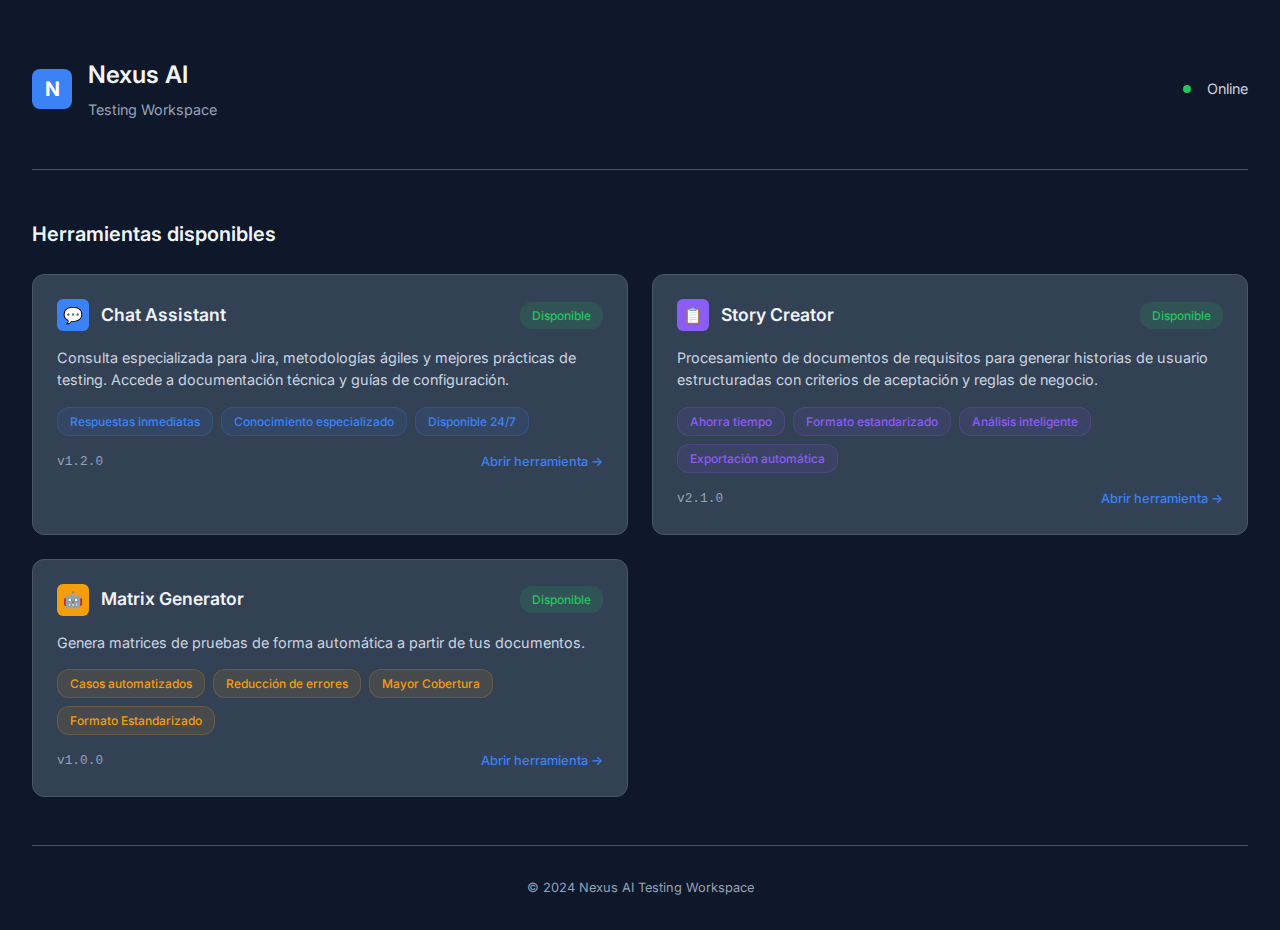
<file: Nexus-Web/templates/index.html>
<!DOCTYPE html>
<html lang="es">
<head>
    <meta charset="UTF-8">
    <meta name="viewport" content="width=device-width, initial-scale=1.0">
    <title>Nexus AI - Testing Workspace</title>
    <link rel="preconnect" href="https://fonts.googleapis.com">
    <link rel="preconnect" href="https://fonts.gstatic.com" crossorigin>
    <link href="https://fonts.googleapis.com/css2?family=Inter:wght@300;400;500;600;700&display=swap" rel="stylesheet">
    <style>
        * {
            margin: 0;
            padding: 0;
            box-sizing: border-box;
        }

        :root {
            --primary-bg: #0f172a;
            --secondary-bg: #1e293b;
            --card-bg: #334155;
            --accent: #3b82f6;
            --accent-hover: #2563eb;
            --text-primary: #f1f5f9;
            --text-secondary: #cbd5e1;
            --text-muted: #94a3b8;
            --border: #475569;
            --success: #22c55e;
            --warning: #f59e0b;
            --error: #ef4444;
        }

        body {
            font-family: 'Inter', -apple-system, BlinkMacSystemFont, sans-serif;
            background: var(--primary-bg);
            color: var(--text-primary);
            line-height: 1.6;
            min-height: 100vh;
        }

        .container {
            max-width: 1400px;
            margin: 0 auto;
            padding: 2rem;
        }

        /* Header */
        .header {
            display: flex;
            align-items: center;
            justify-content: space-between;
            padding: 1.5rem 0 3rem 0;
            border-bottom: 1px solid var(--border);
            margin-bottom: 3rem;
        }

        .brand {
            display: flex;
            align-items: center;
            gap: 1rem;
        }

        .logo {
            width: 40px;
            height: 40px;
            background: var(--accent);
            border-radius: 8px;
            display: flex;
            align-items: center;
            justify-content: center;
            font-size: 20px;
            font-weight: 700;
            color: white;
        }

        .brand-text h1 {
            font-size: 1.5rem;
            font-weight: 600;
            color: var(--text-primary);
            margin-bottom: 0.25rem;
        }

        .brand-text p {
            font-size: 0.9rem;
            color: var(--text-muted);
        }

        .user-info {
            display: flex;
            align-items: center;
            gap: 1rem;
            color: var(--text-secondary);
            font-size: 0.9rem;
        }

        .status-indicator {
            width: 8px;
            height: 8px;
            background: var(--success);
            border-radius: 50%;
        }

        /* Tools Grid */
        .workspace-title {
            font-size: 1.25rem;
            font-weight: 600;
            color: var(--text-primary);
            margin-bottom: 1.5rem;
        }

        .tools-grid {
            display: grid;
            grid-template-columns: repeat(auto-fit, minmax(400px, 1fr));
            gap: 1.5rem;
            margin-bottom: 3rem;
        }

        .tool-card {
            background: var(--card-bg);
            border: 1px solid var(--border);
            border-radius: 12px;
            padding: 1.5rem;
            transition: all 0.2s ease;
            cursor: pointer;
        }

        .tool-card:hover {
            background: #3f4f63;
            border-color: var(--accent);
            transform: translateY(-2px);
        }

        .tool-header {
            display: flex;
            align-items: center;
            justify-content: space-between;
            margin-bottom: 1rem;
        }

        .tool-info {
            display: flex;
            align-items: center;
            gap: 0.75rem;
        }

        .tool-icon {
            width: 32px;
            height: 32px;
            border-radius: 6px;
            display: flex;
            align-items: center;
            justify-content: center;
            font-size: 16px;
            color: white;
        }

        .tool-card.chat .tool-icon {
            background: var(--accent);
        }

        .tool-card.story .tool-icon {
            background: #8b5cf6;
        }

        .tool-card.test .tool-icon {
            background: var(--warning);
        }

        .tool-title {
            font-size: 1.1rem;
            font-weight: 600;
            color: var(--text-primary);
        }

        .tool-status {
            padding: 0.25rem 0.75rem;
            border-radius: 12px;
            font-size: 0.75rem;
            font-weight: 500;
        }

        .status-available {
            background: rgba(34, 197, 94, 0.15);
            color: var(--success);
        }

        .status-maintenance {
            background: rgba(245, 158, 11, 0.15);
            color: var(--warning);
        }

        .tool-description {
            color: var(--text-secondary);
            font-size: 0.9rem;
            margin-bottom: 1rem;
            line-height: 1.5;
        }

        .tool-benefits {
            margin-bottom: 1rem;
        }

        .benefits-list {
            display: flex;
            flex-wrap: wrap;
            gap: 0.5rem;
        }

        .benefit-tag {
            background: rgba(59, 130, 246, 0.1);
            color: var(--accent);
            padding: 0.25rem 0.75rem;
            border-radius: 12px;
            font-size: 0.75rem;
            font-weight: 500;
            border: 1px solid rgba(59, 130, 246, 0.2);
        }

        .tool-card.story .benefit-tag {
            background: rgba(139, 92, 246, 0.1);
            color: #8b5cf6;
            border-color: rgba(139, 92, 246, 0.2);
        }

        .tool-card.test .benefit-tag {
            background: rgba(245, 158, 11, 0.1);
            color: var(--warning);
            border-color: rgba(245, 158, 11, 0.2);
        }

        .tool-meta {
            display: flex;
            justify-content: space-between;
            align-items: center;
            font-size: 0.8rem;
            color: var(--text-muted);
        }

        .tool-version {
            font-family: 'Courier New', monospace;
        }

        .tool-action {
            color: var(--accent);
            text-decoration: none;
            font-weight: 500;
            display: flex;
            align-items: center;
            gap: 0.5rem;
        }

        .tool-action:hover {
            color: var(--accent-hover);
        }

        /* Footer */
        .footer {
            border-top: 1px solid var(--border);
            padding-top: 2rem;
            font-size: 0.8rem;
            color: var(--text-muted);
            text-align: center;
        }

        /* Responsive Design */
        @media (max-width: 768px) {
            .container {
                padding: 1rem;
            }

            .tools-grid {
                grid-template-columns: 1fr;
            }

            .header {
                flex-direction: column;
                align-items: flex-start;
                gap: 1rem;
            }
        }

        /* Subtle animations */
        .fade-in {
            animation: fadeIn 0.3s ease-out;
        }

        @keyframes fadeIn {
            from {
                opacity: 0;
                transform: translateY(10px);
            }
            to {
                opacity: 1;
                transform: translateY(0);
            }
        }
    </style>
</head>
<body>
    <div class="container">
        <header class="header">
            <div class="brand">
                <div class="logo">N</div>
                <div class="brand-text">
                    <h1>Nexus AI</h1>
                    <p>Testing Workspace</p>
                </div>
            </div>
            <div class="user-info">
                <div class="status-indicator"></div>
                <span>Online</span>
            </div>
        </header>

        <main>
            <h2 class="workspace-title">Herramientas disponibles</h2>

            <div class="tools-grid">
                <div class="tool-card chat fade-in" onclick="window.location.href='/chat'">
                    <div class="tool-header">
                        <div class="tool-info">
                            <div class="tool-icon">💬</div>
                            <h3 class="tool-title">Chat Assistant</h3>
                        </div>
                        <div class="tool-status status-available">Disponible</div>
                    </div>
                    <p class="tool-description">
                        Consulta especializada para Jira, metodologías ágiles y mejores prácticas de testing.
                        Accede a documentación técnica y guías de configuración.
                    </p>
                    <div class="tool-benefits">
                        <div class="benefits-list">
                            <span class="benefit-tag">Respuestas inmediatas</span>
                            <span class="benefit-tag">Conocimiento especializado</span>
                            <span class="benefit-tag">Disponible 24/7</span>
                        </div>
                    </div>
                    <div class="tool-meta">
                        <span class="tool-version">v1.2.0</span>
                        <a href="/chat" class="tool-action">
                            Abrir herramienta →
                        </a>
                    </div>
                </div>

                <div class="tool-card story fade-in" onclick="window.location.href='/story-creator'">
                    <div class="tool-header">
                        <div class="tool-info">
                            <div class="tool-icon">📋</div>
                            <h3 class="tool-title">Story Creator</h3>
                        </div>
                        <div class="tool-status status-available">Disponible</div>
                    </div>
                    <p class="tool-description">
                        Procesamiento de documentos de requisitos para generar historias de usuario estructuradas
                        con criterios de aceptación y reglas de negocio.
                    </p>
                    <div class="tool-benefits">
                        <div class="benefits-list">
                            <span class="benefit-tag">Ahorra tiempo</span>
                            <span class="benefit-tag">Formato estandarizado</span>
                            <span class="benefit-tag">Análisis inteligente</span>
                            <span class="benefit-tag">Exportación automática</span>
                        </div>
                    </div>
                    <div class="tool-meta">
                        <span class="tool-version">v2.1.0</span>
                        <a href="/story-creator" class="tool-action">
                            Abrir herramienta →
                        </a>
                    </div>
                </div>

                <div class="tool-card test fade-in" onclick="window.location.href='/matrix-generator'">
                    <div class="tool-header">
                        <div class="tool-info">
                            <div class="tool-icon">🤖</div>
                            <h3 class="tool-title">Matrix Generator</h3>
                        </div>
                        <div class="tool-status status-available">Disponible</div>
                    </div>
                    <p class="tool-description">
                        Genera matrices de pruebas de forma automática a partir de tus documentos.
                    </p>
                    <div class="tool-benefits">
                        <div class="benefits-list">
                            <span class="benefit-tag">Casos automatizados</span>
                            <span class="benefit-tag">Reducción de errores</span>
                            <span class="benefit-tag">Mayor Cobertura</span>
                            <span class="benefit-tag">Formato Estandarizado</span>
                        </div>
                    </div>
                    <div class="tool-meta">
                        <span class="tool-version">v1.0.0</span>
                        <a href="/matrix-generator" class="tool-action">
                            Abrir herramienta →
                        </a>
                    </div>
                </div>
            </div>
        </main>

        <footer class="footer">
            <p>&copy; 2024 Nexus AI Testing Workspace</p>
        </footer>
    </div>

    <script>
        // Animaciones simples para carga progresiva
        document.addEventListener('DOMContentLoaded', () => {
            const elements = document.querySelectorAll('.fade-in');
            elements.forEach((element, index) => {
                element.style.animationDelay = `${index * 0.1}s`;
            });
        });

        // Navegación por teclado (accesibilidad)
        document.addEventListener('keydown', (e) => {
            if (e.key === 'Enter' || e.key === ' ') {
                const focusedElement = document.activeElement;
                if (focusedElement.classList.contains('tool-card')) {
                    focusedElement.click();
                }
            }
        });
    </script>
</body>
</html>
</file>
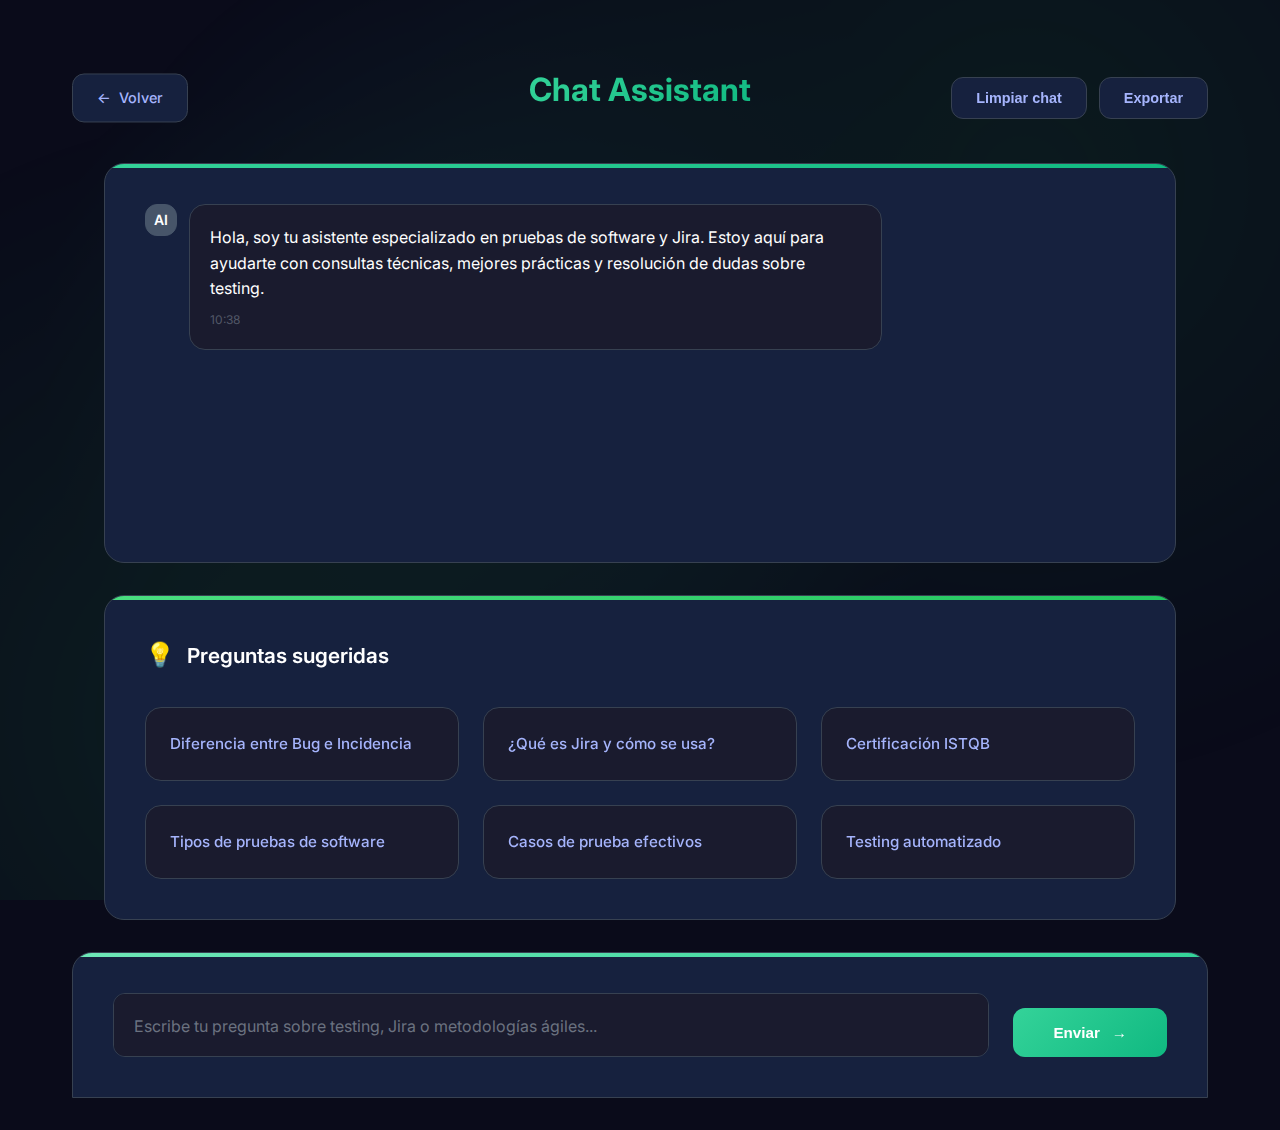
<file: Nexus-Web/templates/chat.html>
<!DOCTYPE html>
<html lang="es">
<head>
    <meta charset="UTF-8">
    <meta name="viewport" content="width=device-width, initial-scale=1.0">
    <title>Chat Assistant - Nexus AI</title>
    <link rel="preconnect" href="https://fonts.googleapis.com">
    <link rel="preconnect" href="https://fonts.gstatic.com" crossorigin>
    <link href="https://fonts.googleapis.com/css2?family=Inter:wght@300;400;500;600;700&display=swap" rel="stylesheet">
    <style>
        * {
            margin: 0;
            padding: 0;
            box-sizing: border-box;
        }

        :root {
            --primary-bg: #0a0b1a;
            --secondary-bg: #1a1b2e;
            --card-bg: #16213e;
            --accent: #22c55e;
            --accent-hover: #16a34a;
            --text-primary: #ffffff;
            --text-secondary: #a5b4fc;
            --text-muted: #6b7280;
            --border: #374151;
            --success: #10b981;
            --warning: #f59e0b;
            --error: #ef4444;
            --gradient-primary: linear-gradient(135deg, #22c55e 0%, #059669 100%);
            --gradient-secondary: linear-gradient(135deg, #34d399 0%, #10b981 100%);
            --gradient-tertiary: linear-gradient(135deg, #4ade80 0%, #22c55e 100%);
            --gradient-quaternary: linear-gradient(135deg, #6ee7b7 0%, #34d399 100%);
            --user-msg: #22c55e;
            --ai-msg: #475569;
        }

        body {
            font-family: 'Inter', -apple-system, BlinkMacSystemFont, sans-serif;
            background: var(--primary-bg);
            color: var(--text-primary);
            line-height: 1.6;
            overflow-x: hidden;
            min-height: 100vh;
            display: flex;
            flex-direction: column;
        }

        /* Animated Background */
        .bg-animation {
            position: fixed;
            top: 0;
            left: 0;
            width: 100%;
            height: 100%;
            z-index: -1;
            opacity: 0.1;
        }

        .bg-animation::before {
            content: '';
            position: absolute;
            top: 0;
            left: 0;
            right: 0;
            bottom: 0;
            background:
                radial-gradient(circle at 20% 80%, #22c55e 0%, transparent 50%),
                radial-gradient(circle at 80% 20%, #16a34a 0%, transparent 50%),
                radial-gradient(circle at 40% 40%, #34d399 0%, transparent 50%);
            animation: float 20s ease-in-out infinite;
        }

        @keyframes float {
            0%, 100% { transform: translateY(0px) rotate(0deg); }
            50% { transform: translateY(-20px) rotate(5deg); }
        }

        .container {
            max-width: 1200px;
            margin: 0 auto;
            padding: 2rem;
        }

        /* Header */
        .header {
            display: flex;
            align-items: center;
            justify-content: center;
            padding: 2rem 0 3rem 0;
            position: relative;
        }

        .back-button {
            position: absolute;
            left: 0;
            top: 50%;
            transform: translateY(-50%);
            color: var(--text-secondary);
            text-decoration: none;
            padding: 0.75rem 1.5rem;
            background: var(--card-bg);
            border: 1px solid var(--border);
            border-radius: 12px;
            font-size: 0.9rem;
            font-weight: 500;
            transition: all 0.3s cubic-bezier(0.4, 0, 0.2, 1);
            display: flex;
            align-items: center;
            gap: 0.5rem;
        }

        .back-button:hover {
            background: var(--accent);
            color: white;
            border-color: var(--accent);
            transform: translateY(-50%) translateX(-2px);
        }

        .page-title {
            font-size: clamp(1.5rem, 3vw, 2rem);
            font-weight: 700;
            background: linear-gradient(135deg, #34d399, #10b981, #22c55e);
            background-size: 200% 200%;
            -webkit-background-clip: text;
            -webkit-text-fill-color: transparent;
            background-clip: text;
            animation: gradient-shift 3s ease infinite;
        }

        @keyframes gradient-shift {
            0% { background-position: 0% 50%; }
            50% { background-position: 100% 50%; }
            100% { background-position: 0% 50%; }
        }

        .header-actions {
            position: absolute;
            right: 0;
            top: 50%;
            transform: translateY(-50%);
            display: flex;
            gap: 0.75rem;
        }

        .action-btn {
            padding: 0.75rem 1.5rem;
            border: none;
            border-radius: 12px;
            font-weight: 600;
            cursor: pointer;
            transition: all 0.3s cubic-bezier(0.4, 0, 0.2, 1);
            display: flex;
            align-items: center;
            gap: 0.5rem;
            font-size: 0.9rem;
            position: relative;
            overflow: hidden;
            background: var(--card-bg);
            color: var(--text-secondary);
            border: 1px solid var(--border);
        }

        .action-btn::before {
            content: '';
            position: absolute;
            top: 0;
            left: -100%;
            width: 100%;
            height: 100%;
            background: linear-gradient(90deg, transparent, rgba(255,255,255,0.1), transparent);
            transition: left 0.5s;
        }

        .action-btn:hover::before {
            left: 100%;
        }

        .action-btn:hover {
            background: var(--gradient-tertiary);
            color: white;
            border-color: transparent;
            transform: translateY(-2px);
            box-shadow: 0 8px 25px rgba(34, 197, 94, 0.3);
        }

        /* Main Chat Container */
        .chat-container {
            flex: 1;
            display: flex;
            flex-direction: column;
            max-width: 1200px;
            margin: 0 auto;
            width: 100%;
            padding: 0 2rem;
        }

        /* Chat History */
        .chat-history {
            flex: 1;
            overflow-y: auto;
            padding: 2.5rem;
            display: flex;
            flex-direction: column;
            gap: 1rem;
            background: var(--card-bg);
            border: 1px solid var(--border);
            border-radius: 20px;
            margin-bottom: 2rem;
            position: relative;
            overflow-x: hidden;
            animation: fadeIn 0.8s ease-out;
            min-height: 400px;
        }

        .chat-history::before {
            content: '';
            position: absolute;
            top: 0;
            left: 0;
            right: 0;
            height: 4px;
            background: var(--gradient-secondary);
        }

        .message {
            display: flex;
            align-items: flex-start;
            gap: 0.75rem;
            margin-bottom: 1rem;
        }

        .message.user {
            flex-direction: row-reverse;
        }

        .message-avatar {
            width: 32px;
            height: 32px;
            border-radius: 12px;
            display: flex;
            align-items: center;
            justify-content: center;
            font-size: 14px;
            font-weight: 600;
            flex-shrink: 0;
            border: 1px solid var(--border);
        }

        .message.user .message-avatar {
            background: var(--user-msg);
            color: white;
            border-color: var(--user-msg);
        }

        .message.ai .message-avatar {
            background: var(--ai-msg);
            color: var(--text-primary);
            border-color: var(--ai-msg);
        }

        .message-content {
            max-width: 70%;
            background: var(--secondary-bg);
            border: 1px solid var(--border);
            border-radius: 16px;
            padding: 1.25rem;
            line-height: 1.6;
            transition: all 0.3s cubic-bezier(0.4, 0, 0.2, 1);
        }

        .message.user .message-content {
            background: var(--gradient-secondary);
            border-color: var(--accent);
            color: white;
        }

        .message.ai .message-content {
            background: var(--secondary-bg);
            color: var(--text-primary);
        }

        .message-content:hover {
            transform: translateY(-2px);
            box-shadow: 0 8px 25px rgba(34, 197, 94, 0.15);
        }

        .message-time {
            font-size: 0.75rem;
            color: var(--text-muted);
            margin-top: 0.5rem;
            opacity: 0.7;
        }

        .message.user .message-time {
            color: rgba(255, 255, 255, 0.7);
        }

        /* Suggested Questions */
        .suggestions-section {
            background: var(--card-bg);
            border: 1px solid var(--border);
            border-radius: 20px;
            padding: 2.5rem;
            margin-bottom: 2rem;
            position: relative;
            overflow: hidden;
            animation: slideIn 0.8s ease-out;
        }

        .suggestions-section::before {
            content: '';
            position: absolute;
            top: 0;
            left: 0;
            right: 0;
            height: 4px;
            background: var(--gradient-tertiary);
        }

        .suggestions-title {
            font-size: 1.3rem;
            font-weight: 600;
            color: var(--text-primary);
            margin-bottom: 2rem;
            display: flex;
            align-items: center;
            gap: 0.75rem;
        }

        .suggestions-title::before {
            content: '💡';
            font-size: 1.5rem;
        }

        .suggestions-grid {
            display: grid;
            grid-template-columns: repeat(auto-fit, minmax(250px, 1fr));
            gap: 1.5rem;
        }

        .suggestion-item {
            background: var(--secondary-bg);
            border: 1px solid var(--border);
            border-radius: 16px;
            padding: 1.5rem;
            cursor: pointer;
            transition: all 0.3s cubic-bezier(0.4, 0, 0.2, 1);
            font-size: 0.95rem;
            color: var(--text-secondary);
            font-weight: 500;
            position: relative;
            overflow: hidden;
        }

        .suggestion-item::before {
            content: '';
            position: absolute;
            top: 0;
            left: 0;
            right: 0;
            height: 3px;
            background: var(--gradient-tertiary);
            transform: scaleX(0);
            transition: transform 0.3s ease;
        }

        .suggestion-item:hover::before {
            transform: scaleX(1);
        }

        .suggestion-item:hover {
            background: var(--gradient-secondary);
            color: white;
            border-color: var(--accent);
            transform: translateY(-4px);
            box-shadow: 0 12px 32px rgba(34, 197, 94, 0.25);
        }

        /* Input Area */
        .input-section {
            background: var(--card-bg);
            border: 1px solid var(--border);
            border-radius: 20px 20px 0 0;
            padding: 2.5rem;
            position: sticky;
            bottom: 0;
            margin-top: auto;
            position: relative;
            overflow: hidden;
        }

        .input-section::before {
            content: '';
            position: absolute;
            top: 0;
            left: 0;
            right: 0;
            height: 4px;
            background: var(--gradient-quaternary);
        }

        .input-container {
            max-width: 1200px;
            margin: 0 auto;
            display: flex;
            gap: 1.5rem;
            align-items: flex-end;
        }

        .input-field {
            flex: 1;
            background: var(--secondary-bg);
            border: 1px solid var(--border);
            border-radius: 12px;
            padding: 1.25rem;
            color: var(--text-primary);
            font-size: 1rem;
            line-height: 1.5;
            resize: none;
            min-height: 56px;
            max-height: 150px;
            font-family: inherit;
            transition: all 0.3s cubic-bezier(0.4, 0, 0.2, 1);
        }

        .input-field:focus {
            outline: none;
            border-color: var(--accent);
            box-shadow: 0 0 0 3px rgba(34, 197, 94, 0.1);
            transform: translateY(-2px);
        }

        .input-field::placeholder {
            color: var(--text-muted);
        }

        .send-btn {
            background: var(--gradient-secondary);
            border: none;
            border-radius: 12px;
            padding: 1rem 2.5rem;
            color: white;
            font-weight: 600;
            cursor: pointer;
            transition: all 0.3s cubic-bezier(0.4, 0, 0.2, 1);
            display: flex;
            align-items: center;
            gap: 0.75rem;
            font-size: 0.95rem;
            position: relative;
            overflow: hidden;
        }

        .send-btn::before {
            content: '';
            position: absolute;
            top: 0;
            left: -100%;
            width: 100%;
            height: 100%;
            background: linear-gradient(90deg, transparent, rgba(255,255,255,0.1), transparent);
            transition: left 0.5s;
        }

        .send-btn:hover::before {
            left: 100%;
        }

        .send-btn:hover:not(:disabled) {
            transform: translateY(-2px);
            box-shadow: 0 8px 25px rgba(34, 197, 94, 0.3);
        }

        .send-btn:disabled {
            opacity: 0.5;
            cursor: not-allowed;
            transform: none !important;
        }

        .send-btn:disabled::before {
            display: none;
        }

        /* Loading Animation */
        .typing-indicator {
            display: flex;
            align-items: center;
            gap: 0.5rem;
            color: var(--text-muted);
            font-style: italic;
        }

        .typing-dots {
            display: flex;
            gap: 0.25rem;
        }

        .typing-dot {
            width: 6px;
            height: 6px;
            border-radius: 50%;
            background: var(--accent);
            animation: typing 1.4s infinite;
        }

        .typing-dot:nth-child(1) { animation-delay: 0s; }
        .typing-dot:nth-child(2) { animation-delay: 0.2s; }
        .typing-dot:nth-child(3) { animation-delay: 0.4s; }

        @keyframes typing {
            0%, 60%, 100% { opacity: 0.3; }
            30% { opacity: 1; }
        }

        /* Responsive Design */
        @media (max-width: 768px) {
            .container {
                padding: 1rem;
            }

            .chat-container,
            .input-container {
                padding-left: 1rem;
                padding-right: 1rem;
            }

            .header {
                flex-direction: row;
                justify-content: space-between;
                align-items: flex-start;
                gap: 1rem;
            }

            .back-button {
                position: static;
                transform: none;
            }

            .page-title {
                position: absolute;
                left: 50%;
                transform: translateX(-50%);
                top: 0;
            }

            .header-actions {
                position: static;
                transform: none;
                margin-top: 0;
            }

            .message-content {
                max-width: 85%;
            }

            .suggestions-grid {
                grid-template-columns: 1fr;
            }

            .input-container {
                flex-direction: column;
                gap: 0.75rem;
            }

            .send-btn {
                align-self: flex-end;
            }

            .chat-history,
            .suggestions-section,
            .input-section {
                padding: 1.5rem;
            }
        }

        /* Scrollbar Styling */
        .chat-history::-webkit-scrollbar {
            width: 8px;
        }

        .chat-history::-webkit-scrollbar-track {
            background: var(--primary-bg);
            border-radius: 4px;
        }

        .chat-history::-webkit-scrollbar-thumb {
            background: var(--border);
            border-radius: 4px;
            transition: background 0.2s ease;
        }

        .chat-history::-webkit-scrollbar-thumb:hover {
            background: var(--accent);
        }

        /* Animations */
        @keyframes fadeIn {
            from {
                opacity: 0;
                transform: translateY(30px);
            }
            to {
                opacity: 1;
                transform: translateY(0);
            }
        }

        @keyframes slideIn {
            from {
                opacity: 0;
                transform: translateX(-30px);
            }
            to {
                opacity: 1;
                transform: translateX(0);
            }
        }
    </style>
</head>
<body>
    <div class="bg-animation"></div>

    <div class="container">
        <!-- Header -->
        <header class="header">
            <a href="/" class="back-button">
                <span>←</span>
                <span>Volver</span>
            </a>
            <h1 class="page-title">Chat Assistant</h1>
            <div class="header-actions">
                <button id="clear-btn" class="action-btn">Limpiar chat</button>
                <button id="export-btn" class="action-btn">Exportar</button>
            </div>
        </header>

        <!-- Main Chat -->
        <div class="chat-container">
            <!-- Chat History -->
            <div id="chat-history" class="chat-history">
                <div class="message ai">
                    <div class="message-avatar">AI</div>
                    <div class="message-content">
                        <p>Hola, soy tu asistente especializado en pruebas de software y Jira. Estoy aquí para ayudarte con consultas técnicas, mejores prácticas y resolución de dudas sobre testing.</p>
                        <div class="message-time" id="welcome-time"></div>
                    </div>
                </div>
            </div>

            <!-- Dynamic Suggestions -->
            <div class="suggestions-section" id="suggestions-section">
                <div class="suggestions-title">Preguntas sugeridas</div>
                <div class="suggestions-grid" id="suggestions-grid">
                    <div class="suggestion-item" data-question="¿Cuál es la diferencia entre un Bug y una Incidencia?">
                        Diferencia entre Bug e Incidencia
                    </div>
                    <div class="suggestion-item" data-question="¿Qué es Jira y para qué se usa en testing?">
                        ¿Qué es Jira y cómo se usa?
                    </div>
                    <div class="suggestion-item" data-question="¿Qué es ISTQB y por qué es importante?">
                        Certificación ISTQB
                    </div>
                    <div class="suggestion-item" data-question="¿Qué tipos de pruebas existen en testing?">
                        Tipos de pruebas de software
                    </div>
                    <div class="suggestion-item" data-question="¿Cómo escribir un buen caso de prueba?">
                        Casos de prueba efectivos
                    </div>
                    <div class="suggestion-item" data-question="¿Qué es el testing automatizado?">
                        Testing automatizado
                    </div>
                </div>
            </div>
        </div>

        <!-- Input Section -->
        <div class="input-section">
            <div class="input-container">
                <textarea
                    id="user-input"
                    class="input-field"
                    placeholder="Escribe tu pregunta sobre testing, Jira o metodologías ágiles..."
                    rows="1"
                ></textarea>
                <button id="send-btn" class="send-btn">
                    <span>Enviar</span>
                    <span>→</span>
                </button>
            </div>
        </div>
    </div>

    <script>
        // Parallax effect for background
        window.addEventListener('scroll', () => {
            const scrolled = window.pageYOffset;
            const bg = document.querySelector('.bg-animation');
            if (bg) {
                bg.style.transform = `translateY(${scrolled * 0.5}px)`;
            }
        });

        class ChatAssistant {
            constructor() {
                this.chatHistory = document.getElementById('chat-history');
                this.userInput = document.getElementById('user-input');
                this.sendBtn = document.getElementById('send-btn');
                this.clearBtn = document.getElementById('clear-btn');
                this.exportBtn = document.getElementById('export-btn');
                this.suggestionsGrid = document.getElementById('suggestions-grid');

                this.conversationTopics = new Set();
                this.questionHistory = [];

                this.init();
            }

            init() {
                this.setupEventListeners();
                this.updateWelcomeTime();
                this.autoResizeTextarea();
            }

            setupEventListeners() {
                this.sendBtn.addEventListener('click', () => this.sendMessage());
                this.clearBtn.addEventListener('click', () => this.clearChat());
                this.exportBtn.addEventListener('click', () => this.exportChat());

                this.userInput.addEventListener('keydown', (e) => {
                    if (e.key === 'Enter' && !e.shiftKey) {
                        e.preventDefault();
                        this.sendMessage();
                    }
                });

                this.userInput.addEventListener('input', () => this.autoResizeTextarea());

                // Event delegation for suggestion items
                this.suggestionsGrid.addEventListener('click', (e) => {
                    const suggestionItem = e.target.closest('.suggestion-item');
                    if (suggestionItem) {
                        const question = suggestionItem.dataset.question;
                        this.userInput.value = question;
                        this.sendMessage();
                    }
                });
            }

            updateWelcomeTime() {
                const welcomeTime = document.getElementById('welcome-time');
                welcomeTime.textContent = new Date().toLocaleTimeString('es-ES', {
                    hour: '2-digit',
                    minute: '2-digit'
                });
            }

            autoResizeTextarea() {
                this.userInput.style.height = 'auto';
                this.userInput.style.height = Math.min(this.userInput.scrollHeight, 150) + 'px';
            }

            async sendMessage() {
                const question = this.userInput.value.trim();
                if (!question || this.sendBtn.disabled) return;

                // Add question to history for suggestions update
                this.questionHistory.push(question);
                this.extractTopics(question);

                // Create user message
                this.addMessage(question, 'user');
                this.userInput.value = '';
                this.autoResizeTextarea();

                // Disable input and show loading
                this.setInputState(true);
                const loadingMessage = this.addMessage('', 'ai', true);

                try {
                    const response = await fetch('/api/chat', {
                        method: 'POST',
                        headers: {
                            'Content-Type': 'application/json',
                        },
                        body: JSON.stringify({ pregunta: question }),
                    });

                    const data = await response.json();

                    // Update loading message with response
                    this.updateMessage(loadingMessage, data.respuesta);

                    // Update suggestions based on conversation
                    this.updateSuggestions();

                } catch (error) {
                    console.error('Error:', error);
                    this.updateMessage(loadingMessage, 'Error: No se pudo conectar con el servidor. Por favor, intenta nuevamente.');
                } finally {
                    this.setInputState(false);
                }
            }

            addMessage(content, type, isLoading = false) {
                const messageDiv = document.createElement('div');
                messageDiv.className = `message ${type}`;

                const avatar = document.createElement('div');
                avatar.className = 'message-avatar';
                avatar.textContent = type === 'user' ? 'U' : 'AI';

                const messageContent = document.createElement('div');
                messageContent.className = 'message-content';

                if (isLoading) {
                    messageContent.innerHTML = `
                        <div class="typing-indicator">
                            <span>Procesando</span>
                            <div class="typing-dots">
                                <div class="typing-dot"></div>
                                <div class="typing-dot"></div>
                                <div class="typing-dot"></div>
                            </div>
                        </div>
                    `;
                } else {
                    const paragraph = document.createElement('p');
                    paragraph.textContent = content;
                    messageContent.appendChild(paragraph);

                    const timeDiv = document.createElement('div');
                    timeDiv.className = 'message-time';
                    timeDiv.textContent = new Date().toLocaleTimeString('es-ES', {
                        hour: '2-digit',
                        minute: '2-digit'
                    });
                    messageContent.appendChild(timeDiv);
                }

                messageDiv.appendChild(avatar);
                messageDiv.appendChild(messageContent);
                this.chatHistory.appendChild(messageDiv);
                this.scrollToBottom();

                return messageDiv;
            }

            updateMessage(messageElement, content) {
                const messageContent = messageElement.querySelector('.message-content');
                messageContent.innerHTML = '';

                const paragraph = document.createElement('p');
                paragraph.textContent = content;
                messageContent.appendChild(paragraph);

                const timeDiv = document.createElement('div');
                timeDiv.className = 'message-time';
                timeDiv.textContent = new Date().toLocaleTimeString('es-ES', {
                    hour: '2-digit',
                    minute: '2-digit'
                });
                messageContent.appendChild(timeDiv);
            }

            setInputState(disabled) {
                this.userInput.disabled = disabled;
                this.sendBtn.disabled = disabled;

                if (!disabled) {
                    this.userInput.focus();
                }
            }

            scrollToBottom() {
                this.chatHistory.scrollTop = this.chatHistory.scrollHeight;
            }

            extractTopics(question) {
                const keywords = question.toLowerCase();

                if (keywords.includes('jira') || keywords.includes('ticket') || keywords.includes('issue')) {
                    this.conversationTopics.add('jira');
                }
                if (keywords.includes('test') || keywords.includes('prueba') || keywords.includes('caso')) {
                    this.conversationTopics.add('testing');
                }
                if (keywords.includes('bug') || keywords.includes('error') || keywords.includes('incidencia')) {
                    this.conversationTopics.add('bugs');
                }
                if (keywords.includes('istqb') || keywords.includes('certificación')) {
                    this.conversationTopics.add('certification');
                }
                if (keywords.includes('automatización') || keywords.includes('automatizado')) {
                    this.conversationTopics.add('automation');
                }
                if (keywords.includes('agile') || keywords.includes('ágil') || keywords.includes('scrum')) {
                    this.conversationTopics.add('agile');
                }
            }

            updateSuggestions() {
                const baseSuggestions = [
                    { question: "¿Cuál es la diferencia entre un Bug y una Incidencia?", text: "Diferencia entre Bug e Incidencia", topics: ['bugs'] },
                    { question: "¿Qué es Jira y para qué se usa en testing?", text: "¿Qué es Jira y cómo se usa?", topics: ['jira'] },
                    { question: "¿Qué es ISTQB y por qué es importante?", text: "Certificación ISTQB", topics: ['certification'] },
                    { question: "¿Qué tipos de pruebas existen en testing?", text: "Tipos de pruebas de software", topics: ['testing'] },
                    { question: "¿Cómo escribir un buen caso de prueba?", text: "Casos de prueba efectivos", topics: ['testing'] },
                    { question: "¿Qué es el testing automatizado?", text: "Testing automatizado", topics: ['automation'] },
                    { question: "¿Cómo configurar un workflow en Jira?", text: "Configurar workflows en Jira", topics: ['jira'] },
                    { question: "¿Cuáles son las mejores prácticas en testing ágil?", text: "Testing ágil - mejores prácticas", topics: ['agile', 'testing'] },
                    { question: "¿Cómo priorizar bugs en un proyecto?", text: "Priorización de bugs", topics: ['bugs'] },
                    { question: "¿Qué herramientas de automatización recomiendas?", text: "Herramientas de automatización", topics: ['automation'] }
                ];

                // Filter suggestions based on conversation topics
                let relevantSuggestions = baseSuggestions.filter(suggestion => {
                    return !this.questionHistory.some(asked =>
                        asked.toLowerCase().includes(suggestion.question.toLowerCase().substring(0, 20))
                    );
                });

                // Prioritize suggestions based on current conversation topics
                if (this.conversationTopics.size > 0) {
                    relevantSuggestions.sort((a, b) => {
                        const aMatches = a.topics.filter(topic => this.conversationTopics.has(topic)).length;
                        const bMatches = b.topics.filter(topic => this.conversationTopics.has(topic)).length;
                        return bMatches - aMatches;
                    });
                }

                // Take the top 6 suggestions
                const suggestionsToShow = relevantSuggestions.slice(0, 6);

                // Update the suggestions grid
                this.suggestionsGrid.innerHTML = suggestionsToShow.map(suggestion =>
                    `<div class="suggestion-item" data-question="${suggestion.question}">
                        ${suggestion.text}
                    </div>`
                ).join('');
            }

            clearChat() {
                this.chatHistory.innerHTML = `
                    <div class="message ai">
                        <div class="message-avatar">AI</div>
                        <div class="message-content">
                            <p>Hola, soy tu asistente especializado en pruebas de software y Jira. Estoy aquí para ayudarte con consultas técnicas, mejores prácticas y resolución de dudas sobre testing.</p>
                            <div class="message-time">${new Date().toLocaleTimeString('es-ES', {
                                hour: '2-digit',
                                minute: '2-digit'
                            })}</div>
                        </div>
                    </div>
                `;

                // Reset conversation data
                this.conversationTopics.clear();
                this.questionHistory = [];
                this.updateSuggestions();
            }

            exportChat() {
                const messages = Array.from(this.chatHistory.querySelectorAll('.message')).map(msg => {
                    const type = msg.classList.contains('user') ? 'Usuario' : 'Asistente';
                    const content = msg.querySelector('.message-content p')?.textContent || '';
                    const time = msg.querySelector('.message-time')?.textContent || '';
                    return `[${time}] ${type}: ${content}`;
                }).join('\n\n');

                const blob = new Blob([messages], { type: 'text/plain' });
                const url = URL.createObjectURL(blob);
                const a = document.createElement('a');
                a.href = url;
                a.download = `chat-nexus-ai-${new Date().toISOString().split('T')[0]}.txt`;
                document.body.appendChild(a);
                a.click();
                document.body.removeChild(a);
                URL.revokeObjectURL(url);
            }
        }

        // Initialize chat when DOM is loaded
        document.addEventListener('DOMContentLoaded', () => {
            new ChatAssistant();
        });
    </script>
</body>
</html>
</file>
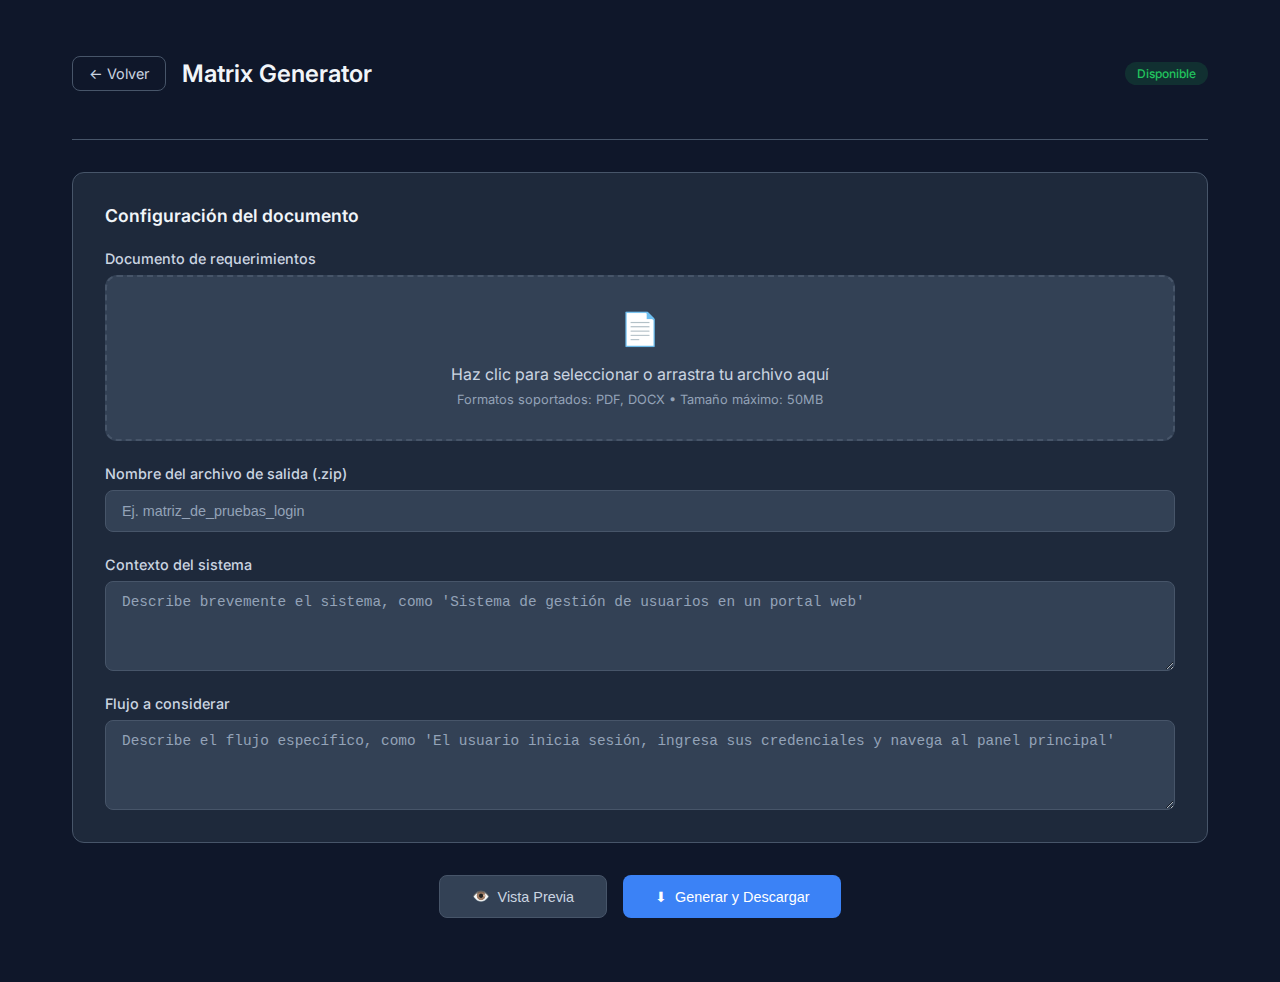
<file: Nexus-Web/templates/matrix-generator.html>
<!DOCTYPE html>
<html lang="es">
<head>
    <meta charset="UTF-8">
    <meta name="viewport" content="width=device-width, initial-scale=1.0">
    <title>Matrix Generator - Nexus AI</title>
    <link rel="preconnect" href="https://fonts.googleapis.com">
    <link rel="preconnect" href="https://fonts.gstatic.com" crossorigin>
    <link href="https://fonts.googleapis.com/css2?family=Inter:wght@300;400;500;600;700&display=swap" rel="stylesheet">
    <style>
        * {
            margin: 0;
            padding: 0;
            box-sizing: border-box;
        }

        :root {
            --primary-bg: #0f172a;
            --secondary-bg: #1e293b;
            --card-bg: #334155;
            --accent: #3b82f6;
            --accent-hover: #2563eb;
            --text-primary: #f1f5f9;
            --text-secondary: #cbd5e1;
            --text-muted: #94a3b8;
            --border: #475569;
            --success: #22c55e;
            --warning: #f59e0b;
            --error: #ef4444;
        }

        body {
            font-family: 'Inter', -apple-system, BlinkMacSystemFont, sans-serif;
            background: var(--primary-bg);
            color: var(--text-primary);
            min-height: 100vh;
        }

        .container {
            max-width: 1200px;
            margin: 0 auto;
            padding: 2rem;
        }

        /* Header */
        .header {
            display: flex;
            align-items: center;
            justify-content: space-between;
            padding: 1.5rem 0 3rem 0;
            border-bottom: 1px solid var(--border);
            margin-bottom: 2rem;
        }

        .header-left {
            display: flex;
            align-items: center;
            gap: 1rem;
        }

        .back-button {
            color: var(--text-secondary);
            text-decoration: none;
            padding: 0.5rem 1rem;
            border: 1px solid var(--border);
            border-radius: 8px;
            font-size: 0.9rem;
            transition: all 0.2s ease;
        }

        .back-button:hover {
            background: var(--card-bg);
            color: var(--text-primary);
        }

        .page-title {
            font-size: 1.5rem;
            font-weight: 600;
            color: var(--text-primary);
        }

        .tool-status {
            padding: 0.25rem 0.75rem;
            border-radius: 12px;
            font-size: 0.75rem;
            font-weight: 500;
            background: rgba(34, 197, 94, 0.15);
            color: var(--success);
        }

        /* Form Section */
        .form-section {
            background: var(--secondary-bg);
            border: 1px solid var(--border);
            border-radius: 12px;
            padding: 2rem;
            margin-bottom: 2rem;
        }

        .section-title {
            font-size: 1.1rem;
            font-weight: 600;
            color: var(--text-primary);
            margin-bottom: 1.5rem;
        }

        .form-grid {
            display: grid;
            grid-template-columns: 1fr;
            gap: 1.5rem;
        }

        .form-group {
            display: flex;
            flex-direction: column;
            gap: 0.5rem;
        }

        .form-group.full-width {
            grid-column: 1 / -1;
        }

        .form-label {
            font-size: 0.9rem;
            font-weight: 500;
            color: var(--text-secondary);
        }

        .form-input,
        .form-select,
        .form-textarea {
            background: var(--card-bg);
            border: 1px solid var(--border);
            border-radius: 8px;
            padding: 0.75rem 1rem;
            color: var(--text-primary);
            font-size: 0.9rem;
            transition: all 0.2s ease;
        }

        .form-input:focus,
        .form-select:focus,
        .form-textarea:focus {
            outline: none;
            border-color: var(--accent);
            box-shadow: 0 0 0 3px rgba(59, 130, 246, 0.1);
        }

        .form-input::placeholder,
        .form-textarea::placeholder {
            color: var(--text-muted);
        }

        /* File Upload Area */
        .file-upload-container {
            position: relative;
        }

        .file-upload-area {
            border: 2px dashed var(--border);
            border-radius: 12px;
            padding: 2rem;
            text-align: center;
            background: var(--card-bg);
            transition: all 0.2s ease;
            cursor: pointer;
        }

        .file-upload-area:hover,
        .file-upload-area.dragover {
            border-color: var(--accent);
            background: rgba(59, 130, 246, 0.05);
        }

        .file-upload-icon {
            font-size: 2rem;
            margin-bottom: 1rem;
            color: var(--text-muted);
        }

        .file-upload-text {
            color: var(--text-secondary);
            margin-bottom: 0.5rem;
        }

        .file-upload-hint {
            color: var(--text-muted);
            font-size: 0.8rem;
        }

        .file-input {
            display: none;
        }

        .file-info {
            margin-top: 1rem;
            padding: 1rem;
            background: rgba(34, 197, 94, 0.1);
            border: 1px solid rgba(34, 197, 94, 0.2);
            border-radius: 8px;
            display: none;
        }

        .file-info.show {
            display: block;
        }

        .file-info-item {
            display: flex;
            justify-content: space-between;
            color: var(--text-secondary);
            font-size: 0.9rem;
        }

        .file-info-item + .file-info-item {
            margin-top: 0.5rem;
        }

        /* Action Buttons */
        .actions-section {
            display: flex;
            gap: 1rem;
            justify-content: center;
            margin-bottom: 2rem;
        }

        .action-btn {
            padding: 0.75rem 2rem;
            border: none;
            border-radius: 8px;
            font-weight: 500;
            cursor: pointer;
            transition: all 0.2s ease;
            display: flex;
            align-items: center;
            gap: 0.5rem;
            font-size: 0.9rem;
        }

        .action-btn:disabled {
            opacity: 0.5;
            cursor: not-allowed;
        }

        .btn-primary {
            background: var(--accent);
            color: white;
        }

        .btn-primary:hover:not(:disabled) {
            background: var(--accent-hover);
        }

        .btn-secondary {
            background: var(--card-bg);
            color: var(--text-secondary);
            border: 1px solid var(--border);
        }

        .btn-secondary:hover:not(:disabled) {
            background: var(--accent);
            color: white;
            border-color: var(--accent);
        }

        /* Progress Section */
        .progress-section {
            background: var(--secondary-bg);
            border: 1px solid var(--border);
            border-radius: 12px;
            padding: 2rem;
            margin-bottom: 2rem;
            display: none;
        }

        .progress-section.show {
            display: block;
        }

        .progress-bar {
            width: 100%;
            height: 8px;
            background: var(--card-bg);
            border-radius: 4px;
            overflow: hidden;
            margin-bottom: 1rem;
        }

        .progress-fill {
            height: 100%;
            background: linear-gradient(90deg, var(--accent), var(--accent-hover));
            width: 0%;
            transition: width 0.3s ease;
            animation: pulse 2s infinite;
        }

        @keyframes pulse {
            0% { opacity: 1; }
            50% { opacity: 0.7; }
            100% { opacity: 1; }
        }

        .progress-text {
            color: var(--text-secondary);
            font-size: 0.9rem;
            text-align: center;
        }

        /* Results Section */
        .results-section {
            background: var(--secondary-bg);
            border: 1px solid var(--border);
            border-radius: 12px;
            padding: 2rem;
            display: none;
        }

        .results-section.show {
            display: block;
        }

        .results-header {
            display: flex;
            justify-content: space-between;
            align-items: center;
            margin-bottom: 1.5rem;
            padding-bottom: 1rem;
            border-bottom: 1px solid var(--border);
        }

        .results-title {
            font-size: 1.1rem;
            font-weight: 600;
            color: var(--text-primary);
        }

        .stats-grid {
            display: grid;
            grid-template-columns: repeat(auto-fit, minmax(150px, 1fr));
            gap: 1rem;
            margin-bottom: 2rem;
        }

        .stat-card {
            background: var(--card-bg);
            border: 1px solid var(--border);
            border-radius: 8px;
            padding: 1rem;
            text-align: center;
        }

        .stat-number {
            font-size: 1.5rem;
            font-weight: 700;
            color: var(--accent);
            display: block;
            margin-bottom: 0.25rem;
        }

        .stat-label {
            color: var(--text-muted);
            font-size: 0.8rem;
        }

        .results-content {
            background: var(--card-bg);
            border: 1px solid var(--border);
            border-radius: 8px;
            padding: 1.5rem;
            max-height: 400px;
            overflow-y: auto;
        }

        .results-text {
            color: var(--text-primary);
            font-family: 'Courier New', monospace;
            font-size: 0.9rem;
            line-height: 1.6;
            white-space: pre-wrap;
        }

        /* Status Messages */
        .status-message {
            padding: 1rem;
            border-radius: 8px;
            margin-bottom: 1rem;
            display: flex;
            align-items: center;
            gap: 0.5rem;
        }

        .status-success {
            background: rgba(34, 197, 94, 0.1);
            border: 1px solid rgba(34, 197, 94, 0.2);
            color: var(--success);
        }

        .status-error {
            background: rgba(239, 68, 68, 0.1);
            border: 1px solid rgba(239, 68, 68, 0.2);
            color: var(--error);
        }

        /* Responsive Design */
        @media (max-width: 768px) {
            .container {
                padding: 1rem;
            }

            .form-grid {
                grid-template-columns: 1fr;
            }

            .header {
                flex-direction: column;
                align-items: flex-start;
                gap: 1rem;
            }

            .actions-section {
                flex-direction: column;
                align-items: center;
            }

            .stats-grid {
                grid-template-columns: repeat(2, 1fr);
            }
        }

        /* Scrollbar Styling */
        .results-content::-webkit-scrollbar {
            width: 6px;
        }

        .results-content::-webkit-scrollbar-track {
            background: var(--primary-bg);
        }

        .results-content::-webkit-scrollbar-thumb {
            background: var(--border);
            border-radius: 3px;
        }
    </style>
</head>
<body>
    <div class="container">
        <header class="header">
            <div class="header-left">
                <a href="/" class="back-button">← Volver</a>
                <h1 class="page-title">Matrix Generator</h1>
            </div>
            <div class="tool-status">Disponible</div>
        </header>

        <section class="form-section">
            <h2 class="section-title">Configuración del documento</h2>

            <form id="matrix-form">
                <div class="form-grid">
                    <div class="form-group full-width">
                        <label class="form-label">Documento de requerimientos</label>
                        <div class="file-upload-container">
                            <div class="file-upload-area" id="file-upload-area">
                                <div class="file-upload-icon">📄</div>
                                <div class="file-upload-text">Haz clic para seleccionar o arrastra tu archivo aquí</div>
                                <div class="file-upload-hint">Formatos soportados: PDF, DOCX • Tamaño máximo: 50MB</div>
                                <input type="file" id="file-upload" name="file" accept=".docx,.pdf" required class="file-input">
                            </div>
                            <div class="file-info" id="file-info">
                                <div class="file-info-item">
                                    <span>Archivo:</span>
                                    <span id="file-name">-</span>
                                </div>
                                <div class="file-info-item">
                                    <span>Tamaño:</span>
                                    <span id="file-size">-</span>
                                </div>
                                <div class="file-info-item">
                                    <span>Tipo:</span>
                                    <span id="file-type">-</span>
                                </div>
                            </div>
                        </div>
                    </div>

                    <div class="form-group">
                        <label class="form-label" for="output-filename">Nombre del archivo de salida (.zip)</label>
                        <input type="text" id="output-filename" name="output_filename" class="form-input"
                               placeholder="Ej. matriz_de_pruebas_login" required>
                    </div>

                    <div class="form-group">
                        <label class="form-label" for="contexto-input">Contexto del sistema</label>
                        <textarea id="contexto-input" name="contexto" rows="4" class="form-textarea"
                                  placeholder="Describe brevemente el sistema, como 'Sistema de gestión de usuarios en un portal web'"></textarea>
                    </div>

                    <div class="form-group">
                        <label class="form-label" for="flujo-input">Flujo a considerar</label>
                        <textarea id="flujo-input" name="flujo" rows="4" class="form-textarea"
                                  placeholder="Describe el flujo específico, como 'El usuario inicia sesión, ingresa sus credenciales y navega al panel principal'"></textarea>
                    </div>
                </div>
            </form>
        </section>

        <section class="actions-section">
            <button type="button" id="preview-btn" class="action-btn btn-secondary">
                <span>👁️</span>
                <span>Vista Previa</span>
            </button>
            <button type="submit" form="matrix-form" id="generate-btn" class="action-btn btn-primary">
                <span>⬇</span>
                <span>Generar y Descargar</span>
            </button>
        </section>

        <section class="progress-section" id="progress-section">
            <div class="progress-bar">
                <div class="progress-fill" id="progress-fill"></div>
            </div>
            <div class="progress-text" id="progress-text">Procesando documento...</div>
        </section>

        <section class="results-section" id="results-section">
            <div class="results-header">
                <h2 class="results-title">Resultados</h2>
            </div>

            <div class="stats-grid" id="stats-grid">
                <div class="stat-card">
                    <span class="stat-number" id="total-cases">0</span>
                    <div class="stat-label">Casos de Prueba</div>
                </div>
                <div class="stat-card">
                    <span class="stat-number" id="document-size">0</span>
                    <div class="stat-label">Caracteres Procesados</div>
                </div>
                <div class="stat-card">
                    <span class="stat-number" id="processing-time">0s</span>
                    <div class="stat-label">Tiempo de Procesamiento</div>
                </div>
            </div>

            <div class="results-content">
                <div class="results-text" id="results-text">Los resultados se mostrarán aquí...</div>
            </div>
        </section>
    </div>

    <script>
        class MatrixGenerator {
            constructor() {
                this.fileUploadArea = document.getElementById('file-upload-area');
                this.fileInput = document.getElementById('file-upload');
                this.fileInfo = document.getElementById('file-info');
                this.previewBtn = document.getElementById('preview-btn');
                this.generateBtn = document.getElementById('generate-btn');
                this.progressSection = document.getElementById('progress-section');
                this.resultsSection = document.getElementById('results-section');

                this.startTime = null;

                this.init();
            }

            init() {
                this.setupFileUpload();
                this.setupEventListeners();
            }

            setupFileUpload() {
                // File input change event
                this.fileInput.addEventListener('change', (e) => {
                    if (e.target.files.length > 0) {
                        this.displayFileInfo(e.target.files[0]);
                    }
                });

                // Drag and drop events
                ['dragenter', 'dragover', 'dragleave', 'drop'].forEach(eventName => {
                    this.fileUploadArea.addEventListener(eventName, this.preventDefaults, false);
                });

                ['dragenter', 'dragover'].forEach(eventName => {
                    this.fileUploadArea.addEventListener(eventName, () => {
                        this.fileUploadArea.classList.add('dragover');
                    }, false);
                });

                ['dragleave', 'drop'].forEach(eventName => {
                    this.fileUploadArea.addEventListener(eventName, () => {
                        this.fileUploadArea.classList.remove('dragover');
                    }, false);
                });

                this.fileUploadArea.addEventListener('drop', (e) => {
                    const files = e.dataTransfer.files;
                    if (files.length > 0) {
                        this.fileInput.files = files;
                        this.displayFileInfo(files[0]);
                    }
                }, false);

                // Click to select file
                this.fileUploadArea.addEventListener('click', () => {
                    this.fileInput.click();
                });
            }

            setupEventListeners() {
                this.previewBtn.addEventListener('click', () => this.previewMatrix());

                document.getElementById('matrix-form').addEventListener('submit', (e) => {
                    e.preventDefault();
                    this.generateMatrix();
                });
            }

            preventDefaults(e) {
                e.preventDefault();
                e.stopPropagation();
            }

            displayFileInfo(file) {
                document.getElementById('file-name').textContent = file.name;
                document.getElementById('file-size').textContent = this.formatFileSize(file.size);
                document.getElementById('file-type').textContent = file.type || 'Desconocido';
                this.fileInfo.classList.add('show');
            }

            formatFileSize(bytes) {
                if (bytes === 0) return '0 Bytes';
                const k = 1024;
                const sizes = ['Bytes', 'KB', 'MB', 'GB'];
                const i = Math.floor(Math.log(bytes) / Math.log(k));
                return parseFloat((bytes / Math.pow(k, i)).toFixed(2)) + ' ' + sizes[i];
            }

            showProgress(message = 'Procesando documento...') {
                this.startTime = Date.now();
                this.progressSection.classList.add('show');
                this.resultsSection.classList.remove('show');
                document.getElementById('progress-text').textContent = message;

                // Simulate progress
                let progress = 0;
                const interval = setInterval(() => {
                    progress += Math.random() * 20;
                    if (progress > 90) progress = 90;
                    document.getElementById('progress-fill').style.width = progress + '%';
                }, 500);

                return interval;
            }

            hideProgress(interval) {
                if (interval) clearInterval(interval);
                document.getElementById('progress-fill').style.width = '100%';
                setTimeout(() => {
                    this.progressSection.classList.remove('show');
                }, 300);
            }

            showResults(content, stats = null) {
                this.resultsSection.classList.add('show');
                document.getElementById('results-text').textContent = content;

                if (stats) {
                    document.getElementById('total-cases').textContent = stats.totalCases || 0;
                    document.getElementById('document-size').textContent = this.formatNumber(stats.documentSize || 0);

                    if (this.startTime) {
                        const processingTime = Math.round((Date.now() - this.startTime) / 1000);
                        document.getElementById('processing-time').textContent = processingTime + 's';
                    }
                }
            }

            showError(message) {
                this.showResults(`Error: ${message}`);
                document.getElementById('stats-grid').style.display = 'none';
            }

            formatNumber(num) {
                return num.toString().replace(/\B(?=(\d{3})+(?!\d))/g, ",");
            }

            setButtonsState(disabled) {
                this.previewBtn.disabled = disabled;
                this.generateBtn.disabled = disabled;
            }

            async previewMatrix() {
                if (!this.fileInput.files.length) {
                    this.showError('Por favor selecciona un archivo primero');
                    return;
                }

                const formData = new FormData(document.getElementById('matrix-form'));
                this.setButtonsState(true);
                const progressInterval = this.showProgress('Generando vista previa...');

                try {
                    const response = await fetch('/api/matrix/preview', {
                        method: 'POST',
                        body: formData
                    });

                    const data = await response.json();

                    if (response.ok && data.status === 'success') {
                        const previewContent = `Vista previa de la matriz de pruebas generada

Contexto: ${formData.get('contexto') || 'No especificado'}
Flujo: ${formData.get('flujo') || 'No especificado'}

Casos de prueba identificados:
${data.test_cases.map((testCase, index) =>
    `${index + 1}. ${testCase.title}
   Descripción: ${testCase.description}
   Tipo: ${testCase.type}
   Prioridad: ${testCase.priority}

   Pasos:
${testCase.steps.map((step, stepIndex) => `   ${stepIndex + 1}. ${step}`).join('\n')}

   Resultado esperado: ${testCase.expected_result}
`).join('\n' + '='.repeat(80) + '\n')}

Resumen:
✓ Total de casos de prueba: ${data.total_cases}
✓ Contexto analizado: ${formData.get('contexto') ? 'Sí' : 'No'}
✓ Flujo especificado: ${formData.get('flujo') ? 'Sí' : 'No'}`;

                        this.showResults(previewContent, {
                            totalCases: data.total_cases,
                            documentSize: data.test_cases.reduce((acc, tc) => acc + tc.description.length, 0)
                        });
                    } else {
                        this.showError(data.error || 'Error al generar la vista previa');
                    }

                } catch (error) {
                    this.showError(`Error de conexión: ${error.message}`);
                } finally {
                    this.hideProgress(progressInterval);
                    this.setButtonsState(false);
                }
            }

            async generateMatrix() {
                if (!this.fileInput.files.length) {
                    this.showError('Por favor selecciona un archivo primero');
                    return;
                }

                const formData = new FormData(document.getElementById('matrix-form'));
                this.setButtonsState(true);
                const progressInterval = this.showProgress('Generando matriz y preparando descarga...');

                try {
                    const response = await fetch('/api/matrix', {
                        method: 'POST',
                        body: formData
                    });

                    if (response.ok) {
                        const blob = await response.blob();
                        const url = window.URL.createObjectURL(blob);
                        const a = document.createElement('a');
                        a.style.display = 'none';
                        a.href = url;
                        a.download = formData.get('output_filename') + '.zip';
                        document.body.appendChild(a);
                        a.click();
                        window.URL.revokeObjectURL(url);
                        document.body.removeChild(a);

                        this.showResults(`Descarga completada exitosamente

Archivo generado: ${formData.get('output_filename')}.zip
Contexto: ${formData.get('contexto') || 'No especificado'}
Flujo: ${formData.get('flujo') || 'No especificado'}

El archivo ZIP ha sido descargado automáticamente y contiene:

• Matriz de pruebas en formato Excel (.xlsx)
• Casos de prueba detallados
• Documentación del contexto y flujo
• Plantillas adicionales para ejecución

La matriz está lista para usar en tu proyecto de testing.`);

                    } else {
                        const data = await response.json();
                        this.showError(data.error || 'Error desconocido en la generación');
                    }

                } catch (error) {
                    this.showError(`Error de conexión: ${error.message}`);
                } finally {
                    this.hideProgress(progressInterval);
                    this.setButtonsState(false);
                }
            }
        }

        // Initialize when DOM is loaded
        document.addEventListener('DOMContentLoaded', () => {
            new MatrixGenerator();
        });
    </script>
</body>
</html>
</file>
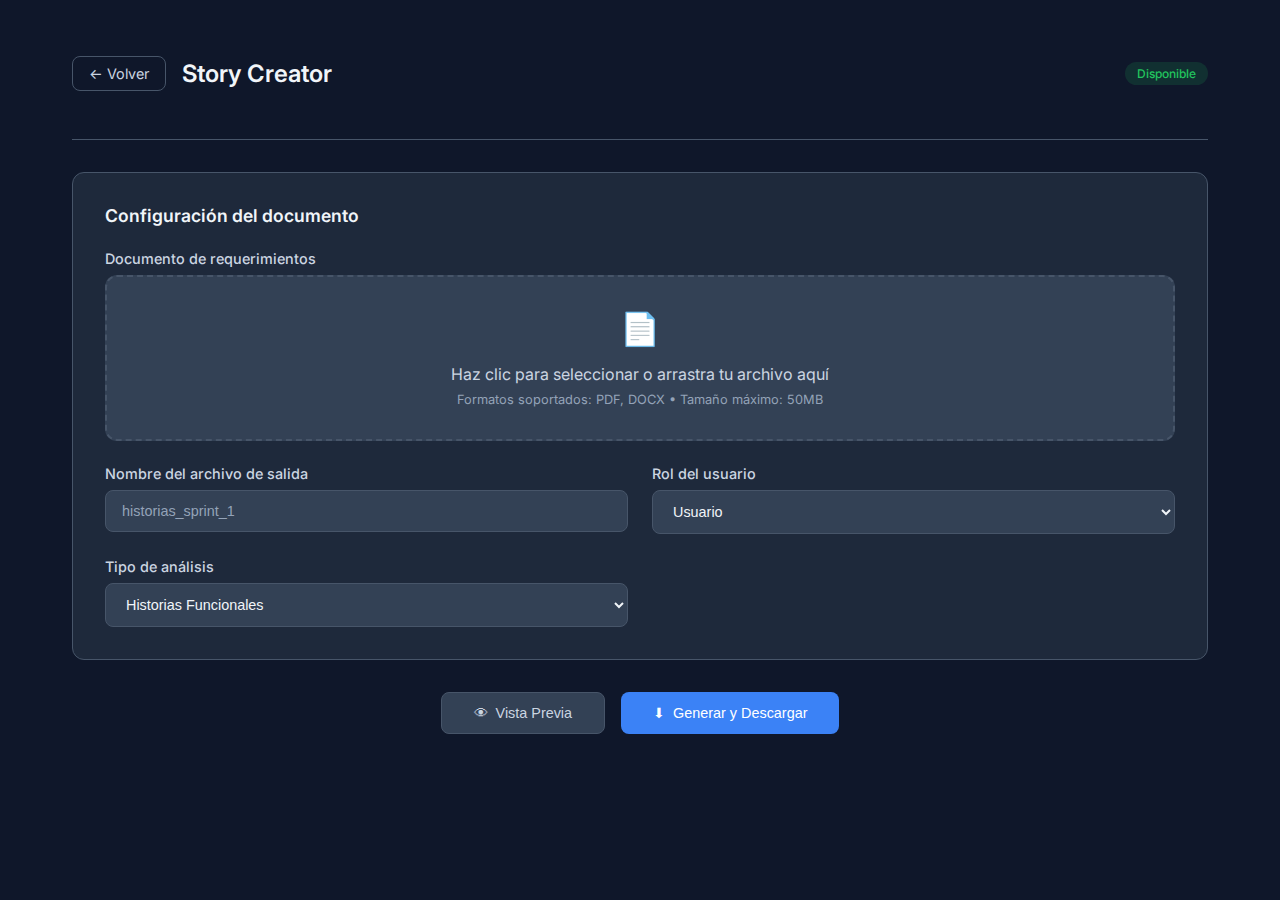
<file: Nexus-Web/templates/story-creator.html>
<!DOCTYPE html>
<html lang="es">
<head>
    <meta charset="UTF-8">
    <meta name="viewport" content="width=device-width, initial-scale=1.0">
    <title>Story Creator - Nexus AI</title>
    <link rel="preconnect" href="https://fonts.googleapis.com">
    <link rel="preconnect" href="https://fonts.gstatic.com" crossorigin>
    <link href="https://fonts.googleapis.com/css2?family=Inter:wght@300;400;500;600;700&display=swap" rel="stylesheet">
    <style>
        * {
            margin: 0;
            padding: 0;
            box-sizing: border-box;
        }

        :root {
            --primary-bg: #0f172a;
            --secondary-bg: #1e293b;
            --card-bg: #334155;
            --accent: #3b82f6;
            --accent-hover: #2563eb;
            --text-primary: #f1f5f9;
            --text-secondary: #cbd5e1;
            --text-muted: #94a3b8;
            --border: #475569;
            --success: #22c55e;
            --warning: #f59e0b;
            --error: #ef4444;
        }

        body {
            font-family: 'Inter', -apple-system, BlinkMacSystemFont, sans-serif;
            background: var(--primary-bg);
            color: var(--text-primary);
            min-height: 100vh;
        }

        .container {
            max-width: 1200px;
            margin: 0 auto;
            padding: 2rem;
        }

        /* Header */
        .header {
            display: flex;
            align-items: center;
            justify-content: space-between;
            padding: 1.5rem 0 3rem 0;
            border-bottom: 1px solid var(--border);
            margin-bottom: 2rem;
        }

        .header-left {
            display: flex;
            align-items: center;
            gap: 1rem;
        }

        .back-button {
            color: var(--text-secondary);
            text-decoration: none;
            padding: 0.5rem 1rem;
            border: 1px solid var(--border);
            border-radius: 8px;
            font-size: 0.9rem;
            transition: all 0.2s ease;
        }

        .back-button:hover {
            background: var(--card-bg);
            color: var(--text-primary);
        }

        .page-title {
            font-size: 1.5rem;
            font-weight: 600;
            color: var(--text-primary);
        }

        .tool-status {
            padding: 0.25rem 0.75rem;
            border-radius: 12px;
            font-size: 0.75rem;
            font-weight: 500;
            background: rgba(34, 197, 94, 0.15);
            color: var(--success);
        }

        /* Form Section */
        .form-section {
            background: var(--secondary-bg);
            border: 1px solid var(--border);
            border-radius: 12px;
            padding: 2rem;
            margin-bottom: 2rem;
        }

        .section-title {
            font-size: 1.1rem;
            font-weight: 600;
            color: var(--text-primary);
            margin-bottom: 1.5rem;
        }

        .form-grid {
            display: grid;
            grid-template-columns: 1fr 1fr;
            gap: 1.5rem;
        }

        .form-group {
            display: flex;
            flex-direction: column;
            gap: 0.5rem;
        }

        .form-group.full-width {
            grid-column: 1 / -1;
        }

        .form-label {
            font-size: 0.9rem;
            font-weight: 500;
            color: var(--text-secondary);
        }

        .form-input,
        .form-select {
            background: var(--card-bg);
            border: 1px solid var(--border);
            border-radius: 8px;
            padding: 0.75rem 1rem;
            color: var(--text-primary);
            font-size: 0.9rem;
            transition: all 0.2s ease;
        }

        .form-input:focus,
        .form-select:focus {
            outline: none;
            border-color: var(--accent);
            box-shadow: 0 0 0 3px rgba(59, 130, 246, 0.1);
        }

        .form-input::placeholder {
            color: var(--text-muted);
        }

        /* File Upload Area */
        .file-upload-container {
            position: relative;
        }

        .file-upload-area {
            border: 2px dashed var(--border);
            border-radius: 12px;
            padding: 2rem;
            text-align: center;
            background: var(--card-bg);
            transition: all 0.2s ease;
            cursor: pointer;
        }

        .file-upload-area:hover,
        .file-upload-area.dragover {
            border-color: var(--accent);
            background: rgba(59, 130, 246, 0.05);
        }

        .file-upload-icon {
            font-size: 2rem;
            margin-bottom: 1rem;
            color: var(--text-muted);
        }

        .file-upload-text {
            color: var(--text-secondary);
            margin-bottom: 0.5rem;
        }

        .file-upload-hint {
            color: var(--text-muted);
            font-size: 0.8rem;
        }

        .file-input {
            display: none;
        }

        .file-info {
            margin-top: 1rem;
            padding: 1rem;
            background: rgba(34, 197, 94, 0.1);
            border: 1px solid rgba(34, 197, 94, 0.2);
            border-radius: 8px;
            display: none;
        }

        .file-info.show {
            display: block;
        }

        .file-info-item {
            display: flex;
            justify-content: space-between;
            color: var(--text-secondary);
            font-size: 0.9rem;
        }

        .file-info-item + .file-info-item {
            margin-top: 0.5rem;
        }

        /* Action Buttons */
        .actions-section {
            display: flex;
            gap: 1rem;
            justify-content: center;
            margin-bottom: 2rem;
        }

        .action-btn {
            padding: 0.75rem 2rem;
            border: none;
            border-radius: 8px;
            font-weight: 500;
            cursor: pointer;
            transition: all 0.2s ease;
            display: flex;
            align-items: center;
            gap: 0.5rem;
            font-size: 0.9rem;
        }

        .action-btn:disabled {
            opacity: 0.5;
            cursor: not-allowed;
        }

        .btn-secondary {
            background: var(--card-bg);
            color: var(--text-secondary);
            border: 1px solid var(--border);
        }

        .btn-secondary:hover:not(:disabled) {
            background: var(--accent);
            color: white;
            border-color: var(--accent);
        }

        .btn-primary {
            background: var(--accent);
            color: white;
        }

        .btn-primary:hover:not(:disabled) {
            background: var(--accent-hover);
        }

        /* Progress Section */
        .progress-section {
            background: var(--secondary-bg);
            border: 1px solid var(--border);
            border-radius: 12px;
            padding: 2rem;
            margin-bottom: 2rem;
            display: none;
        }

        .progress-section.show {
            display: block;
        }

        .progress-bar {
            width: 100%;
            height: 8px;
            background: var(--card-bg);
            border-radius: 4px;
            overflow: hidden;
            margin-bottom: 1rem;
        }

        .progress-fill {
            height: 100%;
            background: linear-gradient(90deg, var(--accent), var(--accent-hover));
            width: 0%;
            transition: width 0.3s ease;
            animation: pulse 2s infinite;
        }

        @keyframes pulse {
            0% { opacity: 1; }
            50% { opacity: 0.7; }
            100% { opacity: 1; }
        }

        .progress-text {
            color: var(--text-secondary);
            font-size: 0.9rem;
            text-align: center;
        }

        /* Results Section */
        .results-section {
            background: var(--secondary-bg);
            border: 1px solid var(--border);
            border-radius: 12px;
            padding: 2rem;
            display: none;
        }

        .results-section.show {
            display: block;
        }

        .results-header {
            display: flex;
            justify-content: space-between;
            align-items: center;
            margin-bottom: 1.5rem;
            padding-bottom: 1rem;
            border-bottom: 1px solid var(--border);
        }

        .results-title {
            font-size: 1.1rem;
            font-weight: 600;
            color: var(--text-primary);
        }

        .stats-grid {
            display: grid;
            grid-template-columns: repeat(auto-fit, minmax(150px, 1fr));
            gap: 1rem;
            margin-bottom: 2rem;
        }

        .stat-card {
            background: var(--card-bg);
            border: 1px solid var(--border);
            border-radius: 8px;
            padding: 1rem;
            text-align: center;
        }

        .stat-number {
            font-size: 1.5rem;
            font-weight: 700;
            color: var(--accent);
            display: block;
            margin-bottom: 0.25rem;
        }

        .stat-label {
            color: var(--text-muted);
            font-size: 0.8rem;
        }

        .results-content {
            background: var(--card-bg);
            border: 1px solid var(--border);
            border-radius: 8px;
            padding: 1.5rem;
            max-height: 400px;
            overflow-y: auto;
        }

        .results-text {
            color: var(--text-primary);
            font-family: 'Courier New', monospace;
            font-size: 0.9rem;
            line-height: 1.6;
            white-space: pre-wrap;
        }

        /* Status Messages */
        .status-message {
            padding: 1rem;
            border-radius: 8px;
            margin-bottom: 1rem;
            display: flex;
            align-items: center;
            gap: 0.5rem;
        }

        .status-success {
            background: rgba(34, 197, 94, 0.1);
            border: 1px solid rgba(34, 197, 94, 0.2);
            color: var(--success);
        }

        .status-error {
            background: rgba(239, 68, 68, 0.1);
            border: 1px solid rgba(239, 68, 68, 0.2);
            color: var(--error);
        }

        /* Responsive Design */
        @media (max-width: 768px) {
            .container {
                padding: 1rem;
            }

            .form-grid {
                grid-template-columns: 1fr;
            }

            .header {
                flex-direction: column;
                align-items: flex-start;
                gap: 1rem;
            }

            .actions-section {
                flex-direction: column;
                align-items: center;
            }

            .stats-grid {
                grid-template-columns: repeat(2, 1fr);
            }
        }

        /* Scrollbar Styling */
        .results-content::-webkit-scrollbar {
            width: 6px;
        }

        .results-content::-webkit-scrollbar-track {
            background: var(--primary-bg);
        }

        .results-content::-webkit-scrollbar-thumb {
            background: var(--border);
            border-radius: 3px;
        }
    </style>
</head>
<body>
    <div class="container">
        <!-- Header -->
        <header class="header">
            <div class="header-left">
                <a href="/" class="back-button">← Volver</a>
                <h1 class="page-title">Story Creator</h1>
            </div>
            <div class="tool-status">Disponible</div>
        </header>

        <!-- Form Section -->
        <section class="form-section">
            <h2 class="section-title">Configuración del documento</h2>

            <form id="story-form">
                <div class="form-grid">
                    <!-- File Upload -->
                    <div class="form-group full-width">
                        <label class="form-label">Documento de requerimientos</label>
                        <div class="file-upload-container">
                            <div class="file-upload-area" id="file-upload-area">
                                <div class="file-upload-icon">📄</div>
                                <div class="file-upload-text">Haz clic para seleccionar o arrastra tu archivo aquí</div>
                                <div class="file-upload-hint">Formatos soportados: PDF, DOCX • Tamaño máximo: 50MB</div>
                                <input type="file" id="file-upload" name="file" accept=".docx,.pdf" required class="file-input">
                            </div>
                            <div class="file-info" id="file-info">
                                <div class="file-info-item">
                                    <span>Archivo:</span>
                                    <span id="file-name">-</span>
                                </div>
                                <div class="file-info-item">
                                    <span>Tamaño:</span>
                                    <span id="file-size">-</span>
                                </div>
                                <div class="file-info-item">
                                    <span>Tipo:</span>
                                    <span id="file-type">-</span>
                                </div>
                            </div>
                        </div>
                    </div>

                    <!-- Output Filename -->
                    <div class="form-group">
                        <label class="form-label" for="output-filename">Nombre del archivo de salida</label>
                        <input type="text" id="output-filename" name="output_filename" class="form-input"
                               placeholder="historias_sprint_1" required>
                    </div>

                    <!-- Role Selection -->
                    <div class="form-group">
                        <label class="form-label" for="role-select">Rol del usuario</label>
                        <select id="role-select" name="role" class="form-select">
                            <option value="Usuario">Usuario</option>
                            <option value="Administrador">Administrador</option>
                        </select>
                    </div>

                    <!-- Story Type -->
                    <div class="form-group">
                        <label class="form-label" for="story-type-select">Tipo de análisis</label>
                        <select id="story-type-select" name="story_type" class="form-select">
                            <option value="funcionalidad">Historias Funcionales</option>
                            <option value="característica">Historias No Funcionales</option>
                        </select>
                    </div>
                </div>
            </form>
        </section>

        <!-- Action Buttons -->
        <section class="actions-section">
            <button type="button" id="preview-btn" class="action-btn btn-secondary">
                <span>👁</span>
                <span>Vista Previa</span>
            </button>
            <button type="submit" form="story-form" id="generate-btn" class="action-btn btn-primary">
                <span>⬇</span>
                <span>Generar y Descargar</span>
            </button>
        </section>

        <!-- Progress Section -->
        <section class="progress-section" id="progress-section">
            <div class="progress-bar">
                <div class="progress-fill" id="progress-fill"></div>
            </div>
            <div class="progress-text" id="progress-text">Procesando documento...</div>
        </section>

        <!-- Results Section -->
        <section class="results-section" id="results-section">
            <div class="results-header">
                <h2 class="results-title">Resultados</h2>
            </div>

            <div class="stats-grid" id="stats-grid">
                <div class="stat-card">
                    <span class="stat-number" id="total-stories">0</span>
                    <div class="stat-label">Historias Generadas</div>
                </div>
                <div class="stat-card">
                    <span class="stat-number" id="document-size">0</span>
                    <div class="stat-label">Caracteres Procesados</div>
                </div>
                <div class="stat-card">
                    <span class="stat-number" id="processing-time">0s</span>
                    <div class="stat-label">Tiempo de Procesamiento</div>
                </div>
            </div>

            <div class="results-content">
                <div class="results-text" id="results-text">Los resultados se mostrarán aquí...</div>
            </div>
        </section>
    </div>

    <script>
        class StoryCreator {
            constructor() {
                this.fileUploadArea = document.getElementById('file-upload-area');
                this.fileInput = document.getElementById('file-upload');
                this.fileInfo = document.getElementById('file-info');
                this.previewBtn = document.getElementById('preview-btn');
                this.generateBtn = document.getElementById('generate-btn');
                this.progressSection = document.getElementById('progress-section');
                this.resultsSection = document.getElementById('results-section');

                this.startTime = null;

                this.init();
            }

            init() {
                this.setupFileUpload();
                this.setupEventListeners();
            }

            setupFileUpload() {
                // File input change event
                this.fileInput.addEventListener('change', (e) => {
                    if (e.target.files.length > 0) {
                        this.displayFileInfo(e.target.files[0]);
                    }
                });

                // Drag and drop events
                ['dragenter', 'dragover', 'dragleave', 'drop'].forEach(eventName => {
                    this.fileUploadArea.addEventListener(eventName, this.preventDefaults, false);
                });

                ['dragenter', 'dragover'].forEach(eventName => {
                    this.fileUploadArea.addEventListener(eventName, () => {
                        this.fileUploadArea.classList.add('dragover');
                    }, false);
                });

                ['dragleave', 'drop'].forEach(eventName => {
                    this.fileUploadArea.addEventListener(eventName, () => {
                        this.fileUploadArea.classList.remove('dragover');
                    }, false);
                });

                this.fileUploadArea.addEventListener('drop', (e) => {
                    const files = e.dataTransfer.files;
                    if (files.length > 0) {
                        this.fileInput.files = files;
                        this.displayFileInfo(files[0]);
                    }
                }, false);

                // Click to select file
                this.fileUploadArea.addEventListener('click', () => {
                    this.fileInput.click();
                });
            }

            setupEventListeners() {
                this.previewBtn.addEventListener('click', () => this.previewStories());

                document.getElementById('story-form').addEventListener('submit', (e) => {
                    e.preventDefault();
                    this.generateStories();
                });
            }

            preventDefaults(e) {
                e.preventDefault();
                e.stopPropagation();
            }

            displayFileInfo(file) {
                document.getElementById('file-name').textContent = file.name;
                document.getElementById('file-size').textContent = this.formatFileSize(file.size);
                document.getElementById('file-type').textContent = file.type || 'Desconocido';
                this.fileInfo.classList.add('show');
            }

            formatFileSize(bytes) {
                if (bytes === 0) return '0 Bytes';
                const k = 1024;
                const sizes = ['Bytes', 'KB', 'MB', 'GB'];
                const i = Math.floor(Math.log(bytes) / Math.log(k));
                return parseFloat((bytes / Math.pow(k, i)).toFixed(2)) + ' ' + sizes[i];
            }

            showProgress(message = 'Procesando documento...') {
                this.startTime = Date.now();
                this.progressSection.classList.add('show');
                this.resultsSection.classList.remove('show');
                document.getElementById('progress-text').textContent = message;

                // Simulate progress
                let progress = 0;
                const interval = setInterval(() => {
                    progress += Math.random() * 20;
                    if (progress > 90) progress = 90;
                    document.getElementById('progress-fill').style.width = progress + '%';
                }, 500);

                return interval;
            }

            hideProgress(interval) {
                if (interval) clearInterval(interval);
                document.getElementById('progress-fill').style.width = '100%';
                setTimeout(() => {
                    this.progressSection.classList.remove('show');
                }, 300);
            }

            showResults(content, stats = null) {
                this.resultsSection.classList.add('show');
                document.getElementById('results-text').textContent = content;

                if (stats) {
                    document.getElementById('total-stories').textContent = stats.totalStories || 0;
                    document.getElementById('document-size').textContent = this.formatNumber(stats.documentSize || 0);

                    if (this.startTime) {
                        const processingTime = Math.round((Date.now() - this.startTime) / 1000);
                        document.getElementById('processing-time').textContent = processingTime + 's';
                    }
                }
            }

            showError(message) {
                this.showResults(`Error: ${message}`);
                document.getElementById('stats-grid').style.display = 'none';
            }

            formatNumber(num) {
                return num.toString().replace(/\B(?=(\d{3})+(?!\d))/g, ",");
            }

            setButtonsState(disabled) {
                this.previewBtn.disabled = disabled;
                this.generateBtn.disabled = disabled;
            }

            async previewStories() {
                if (!this.fileInput.files.length) {
                    this.showError('Por favor selecciona un archivo primero');
                    return;
                }

                const formData = new FormData(document.getElementById('story-form'));
                this.setButtonsState(true);
                const progressInterval = this.showProgress('Generando vista previa...');

                try {
                    const response = await fetch('/api/story/preview', {
                        method: 'POST',
                        body: formData
                    });

                    const data = await response.json();

                    if (response.ok && data.status === 'success') {
                        const previewContent = `Vista previa de historias generadas

${data.stories.join('\n\n' + '='.repeat(80) + '\n\n')}

Resumen:
✓ Total de historias generadas: ${data.total_stories}
✓ Rol analizado: ${formData.get('role')}
✓ Tipo de análisis: ${formData.get('story_type')}`;

                        this.showResults(previewContent, {
                            totalStories: data.total_stories,
                            documentSize: data.stories.join('').length
                        });
                    } else {
                        this.showError(data.error || 'Error al generar la vista previa');
                    }

                } catch (error) {
                    this.showError(`Error de conexión: ${error.message}`);
                } finally {
                    this.hideProgress(progressInterval);
                    this.setButtonsState(false);
                }
            }

            async generateStories() {
                if (!this.fileInput.files.length) {
                    this.showError('Por favor selecciona un archivo primero');
                    return;
                }

                const formData = new FormData(document.getElementById('story-form'));
                this.setButtonsState(true);
                const progressInterval = this.showProgress('Generando historias y preparando descarga...');

                try {
                    const response = await fetch('/api/story', {
                        method: 'POST',
                        body: formData
                    });

                    if (response.ok) {
                        const blob = await response.blob();
                        const url = window.URL.createObjectURL(blob);
                        const a = document.createElement('a');
                        a.style.display = 'none';
                        a.href = url;
                        a.download = formData.get('output_filename') + '.docx';
                        document.body.appendChild(a);
                        a.click();
                        window.URL.revokeObjectURL(url);
                        document.body.removeChild(a);

                        this.showResults(`Descarga completada exitosamente

Archivo generado: ${formData.get('output_filename')}.docx
Rol: ${formData.get('role')}
Tipo: ${formData.get('story_type')}

El archivo ha sido descargado automáticamente y contiene todas las historias de usuario generadas con el formato avanzado que incluye:

• Criterios de aceptación detallados
• Escenarios principales y alternativos
• Validaciones de error
• Reglas de negocio
• Prioridad y complejidad

Listo para usar en tu proyecto.`);

                    } else {
                        const data = await response.json();
                        this.showError(data.error || 'Error desconocido en la generación');
                    }

                } catch (error) {
                    this.showError(`Error de conexión: ${error.message}`);
                } finally {
                    this.hideProgress(progressInterval);
                    this.setButtonsState(false);
                }
            }
        }

        // Initialize when DOM is loaded
        document.addEventListener('DOMContentLoaded', () => {
            new StoryCreator();
        });
    </script>
</body>
</html>
</file>
